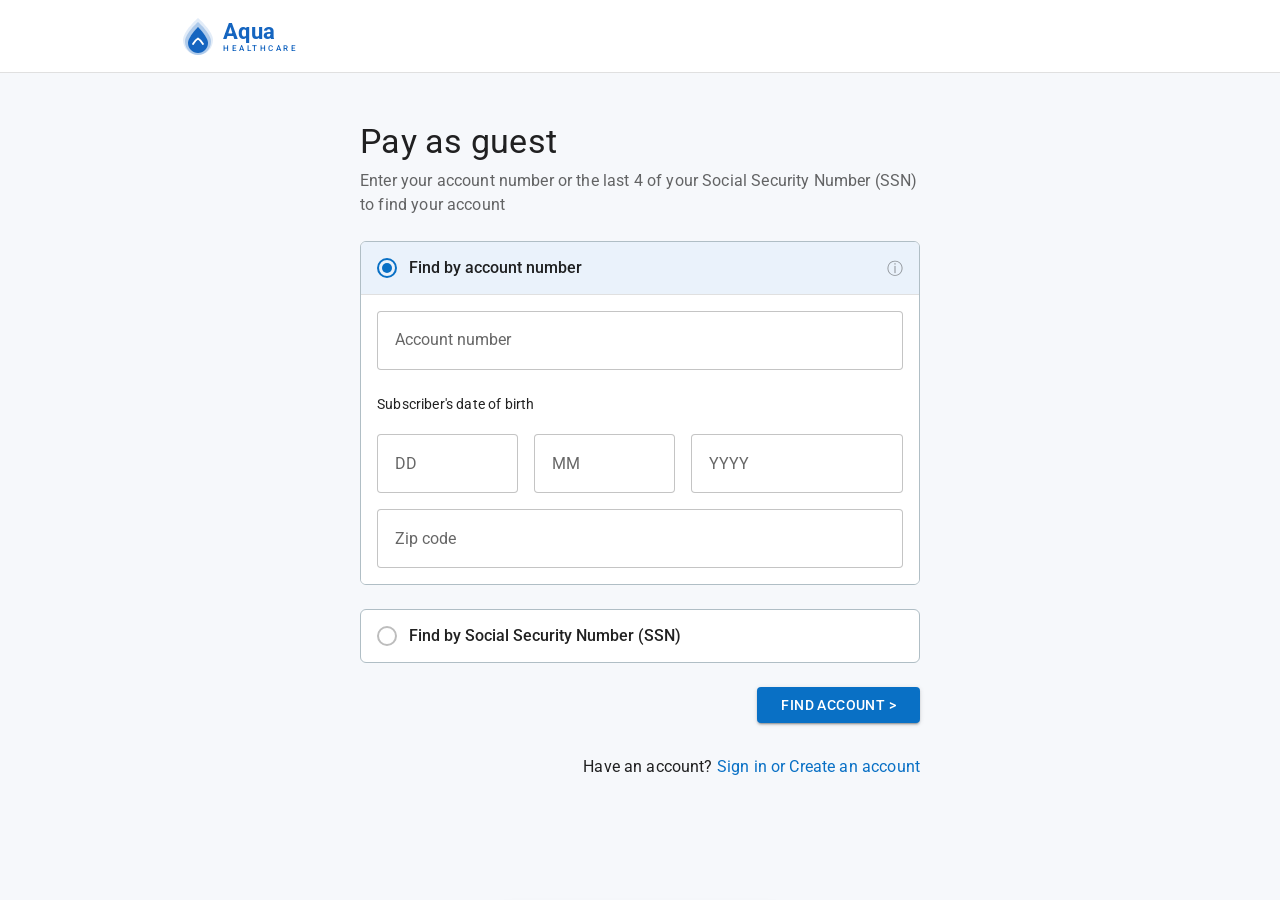
<file: index.html>
<!DOCTYPE html>
<html lang="en">
<head>
  <meta charset="UTF-8" />
  <meta name="viewport" content="width=device-width, initial-scale=1" />
  <title>Aqua Healthcare — Guest Payment</title>
  <link href="https://fonts.googleapis.com/css2?family=Roboto:wght@400;500;700&display=swap" rel="stylesheet" />
  <link href="https://fonts.googleapis.com/icon?family=Material+Icons" rel="stylesheet" />
  <style>
    *, *::before, *::after { box-sizing: border-box; margin: 0; padding: 0; }
    :root {
      --primary: #0970c5; --primary-dark: #0757a0; --bg: #f6f8fb; --white: #ffffff;
      --border-card: #b0bec5; --border-input: rgba(0,0,0,0.23);
      --text-primary: rgba(0,0,0,0.87); --text-secondary: rgba(0,0,0,0.6);
      --text-label: #323a41; --divider: rgba(0,0,0,0.12); --error: #d32f2f;
      --success-green: #388e3c; --success-bg: #e8f5e9;
      --shadow-btn: 0px 1px 5px rgba(0,0,0,0.12),0px 2px 2px rgba(0,0,0,0.14),0px 3px 1px -2px rgba(0,0,0,0.20);
      --radius-card: 6px; --radius-btn: 4px; --font: 'Roboto', sans-serif;
    }
    body { font-family: var(--font); background: var(--bg); color: var(--text-primary); min-height: 100vh; overflow-x: hidden; }
    .header { background: var(--white); height: 73px; border-bottom: 1px solid var(--divider); display: flex; align-items: center; padding: 0 181px; position: sticky; top: 0; z-index: 100; }
    .logo { display: flex; align-items: center; gap: 8px; }
    .logo-text .aqua { font-size: 22px; font-weight: 700; color: #1565C0; display: block; letter-spacing: 0.3px; }
    .logo-text .hc { font-size: 8px; font-weight: 500; color: #1565C0; display: block; letter-spacing: 2.5px; text-transform: uppercase; }
    .screen { display: none; padding: 48px 24px 80px; min-height: calc(100vh - 73px); }
    .screen.active { display: block; }
    .col { width: 560px; margin: 0 auto; display: flex; flex-direction: column; gap: 24px; }
    .page-title { font-size: 34px; font-weight: 400; line-height: 1.235; letter-spacing: 0.25px; color: var(--text-primary); }
    .page-subtitle { font-size: 16px; line-height: 1.5; letter-spacing: 0.15px; color: var(--text-secondary); margin-top: 6px; }
    .section-label { font-size: 20px; font-weight: 500; line-height: 1.6; letter-spacing: 0.15px; color: var(--text-primary); }
    .card { background: var(--white); border: 1px solid var(--border-card); border-radius: var(--radius-card); overflow: hidden; }
    .card-body { padding: 24px; }
    .radio-row { background: var(--white); border: 1px solid var(--border-card); border-radius: var(--radius-card); overflow: hidden; cursor: pointer; }
    .radio-row-header { display: flex; align-items: center; gap: 12px; padding: 14px 16px; transition: background 0.15s; }
    .radio-row.selected .radio-row-header { background: #EAF2FB; }
    .radio-row:hover:not(.selected) .radio-row-header { background: #fafafa; }
    .r-circle { width: 20px; height: 20px; border-radius: 50%; border: 2px solid #bdbdbd; flex-shrink: 0; display: flex; align-items: center; justify-content: center; transition: border-color 0.15s; }
    .radio-row.selected .r-circle { border-color: var(--primary); }
    .r-dot { width: 10px; height: 10px; border-radius: 50%; background: var(--primary); opacity: 0; transition: opacity 0.15s; }
    .radio-row.selected .r-dot { opacity: 1; }
    .r-label { font-size: 16px; line-height: 1.5; font-weight: 500; color: var(--text-primary); flex: 1; }
    .radio-expanded { display: none; flex-direction: column; gap: 16px; padding: 16px; background: var(--white); border-top: 1px solid var(--divider); }
    .radio-expanded.open { display: flex; }
    .badge-row { display: flex; align-items: center; gap: 6px; }
    .badge-visa { font-size: 10px; font-weight: 700; color: #1a1f71; border: 1px solid #e0e0e0; border-radius: 3px; padding: 2px 5px; }
    .badge-mc { position: relative; width: 30px; height: 20px; display: inline-flex; align-items: center; border: 1px solid #e0e0e0; border-radius: 3px; }
    .mc-l { position: absolute; left: 3px; width: 12px; height: 12px; border-radius: 50%; background: #eb001b; top: 50%; transform: translateY(-50%); }
    .mc-r { position: absolute; right: 3px; width: 12px; height: 12px; border-radius: 50%; background: #f79e1b; top: 50%; transform: translateY(-50%); }
    .badge-more { font-size: 10px; color: #757575; background: #f5f5f5; border-radius: 3px; padding: 2px 5px; }
    .bank-mat { color: #616161; font-size: 22px; }
    .mf { position: relative; width: 100%; }
    .mf input, .mf select { width: 100%; padding: 16.5px 14px; font-size: 16px; font-family: var(--font); line-height: 1.5; color: var(--text-primary); border: 1px solid var(--border-input); border-radius: var(--radius-btn); outline: none; background: var(--white); appearance: none; transition: border 0.15s; }
    .mf input:focus, .mf select:focus { border: 2px solid var(--primary); padding: 15.5px 13px; }
    .mf label { position: absolute; left: 14px; top: 50%; transform: translateY(-50%); font-size: 16px; color: var(--text-secondary); pointer-events: none; transition: all 0.15s; background: var(--white); padding: 0 4px; line-height: 1; }
    .mf input:focus + label, .mf input:not(:placeholder-shown) + label, .mf select:focus + label, .mf select.has-val + label { top: 0; font-size: 12px; color: var(--primary); transform: none; }
    .mf input.err { border: 2px solid var(--error); padding: 15.5px 13px; }
    .mf input.err + label, .mf select.err + label { color: var(--error); }
    .mf .ferr { font-size: 12px; color: var(--error); margin-top: 4px; display: none; letter-spacing: 0.4px; line-height: 1.5; padding: 0; vertical-align: baseline; }
    .mf .ferr.show { display: block; }
    .sel-wrap { position: relative; }
    .sel-wrap::after { content: '▾'; position: absolute; right: 14px; top: 50%; transform: translateY(-50%); color: var(--text-secondary); font-size: 13px; pointer-events: none; }
    .frow { display: flex; gap: 16px; }
    .frow .mf { flex: 1; }
    .sum-top { display: flex; justify-content: space-between; align-items: center; padding-bottom: 16px; border-bottom: 1px solid var(--divider); margin-bottom: 12px; }
    .sum-due-label { font-size: 14px; color: var(--text-secondary); }
    .sum-due-amount { font-size: 20px; font-weight: 700; color: var(--text-primary); }
    .sum-row { display: flex; justify-content: space-between; padding: 3px 0; }
    .sum-rlabel { font-size: 12px; color: var(--text-label); }
    .sum-rvalue { font-size: 14px; color: var(--text-primary); }
    .rev-row { display: flex; justify-content: space-between; padding: 3px 0; }
    .rev-rlabel { font-size: 12px; color: var(--text-label); }
    .rev-rvalue { font-size: 14px; color: var(--text-primary); font-weight: 500; }
    .btn { font-family: var(--font); font-size: 14px; font-weight: 500; letter-spacing: 0.4px; text-transform: uppercase; border-radius: var(--radius-btn); padding: 6px 24px; min-height: 36px; cursor: pointer; border: none; display: inline-flex; align-items: center; justify-content: center; gap: 6px; transition: background 0.15s, box-shadow 0.15s; white-space: nowrap; }
    .btn-c { background: var(--primary); color: #fff; box-shadow: var(--shadow-btn); }
    .btn-c:hover { background: var(--primary-dark); }
    .btn-o { background: transparent; color: var(--primary); border: 1px solid var(--primary); }
    .btn-o:hover { background: rgba(9,112,197,0.04); }
    .btn-fw { width: 100%; }
    .btn-text { background: none; border: none; color: var(--primary); font-family: var(--font); font-size: 14px; font-weight: 500; cursor: pointer; padding: 8px 0; text-align: center; width: 100%; }
    .btn-text:hover { text-decoration: underline; }
    .nav-row { display: flex; justify-content: space-between; align-items: center; }
    /* success */
    .success-center { text-align: center; display: flex; flex-direction: column; align-items: center; gap: 8px; margin-bottom: 28px; }
    .check-circle { width: 32px; height: 32px; background: var(--success-green); border-radius: 50%; display: flex; align-items: center; justify-content: center; }
    .check-circle svg { width: 18px; height: 18px; }
    .suc-title { font-size: 34px; font-weight: 400; line-height: 1.235; letter-spacing: 0.25px; color: var(--text-primary); }
    .suc-conf { font-size: 16px; line-height: 1.5; color: var(--text-primary); }
    .suc-conf strong { font-weight: 700; }
    .suc-date { font-size: 16px; line-height: 1.5; color: var(--text-secondary); }
    .pay-det-row { display: flex; justify-content: space-between; padding: 3px 0; }
    .pay-det-lbl { font-size: 12px; color: var(--text-label); }
    .pay-det-val { font-size: 14px; color: var(--text-primary); }
    hr.div { border: none; border-top: 1px solid var(--divider); }
    /* inner summary block */
    .inner-block { border: 1px solid var(--border-card); border-radius: var(--radius-card); padding: 20px; margin-bottom: 16px; }
    .inner-block:last-child { margin-bottom: 0; }
    .inner-label { font-size: 11px; font-weight: 500; letter-spacing: 1px; text-transform: uppercase; color: var(--text-secondary); margin-bottom: 6px; }
    .inner-amount { font-size: 28px; font-weight: 700; color: var(--text-primary); margin-bottom: 2px; }
    .inner-sub { font-size: 13px; color: var(--text-secondary); margin-bottom: 14px; }
    /* next steps */
    .nxt-label { font-size: 12px; font-weight: 400; letter-spacing: 1px; text-transform: uppercase; color: var(--text-primary); padding: 20px 24px 0; }
    .nxt-section { padding: 16px 24px; }
    .nxt-section:not(:last-child) { border-bottom: 1px solid var(--divider); }
    .nxt-title { font-size: 20px; font-weight: 500; color: var(--text-primary); line-height: 1.6; }
    .nxt-body { font-size: 14px; color: var(--text-secondary); line-height: 1.43; margin: 4px 0 14px; }
    /* autopay setup card */
    .ap-setup-header { background: var(--success-green); color: #fff; padding: 20px 24px 16px; }
    .ap-setup-header-title { font-size: 20px; font-weight: 500; margin-bottom: 4px; }
    .ap-setup-header-sub { font-size: 14px; opacity: 0.9; }
    /* enrolled banner */
    .enrolled-banner { background: var(--success-green); border-radius: var(--radius-card); padding: 20px; margin-bottom: 0; }
    .enrolled-banner-label { font-size: 11px; font-weight: 500; letter-spacing: 1px; text-transform: uppercase; color: rgba(255,255,255,0.8); margin-bottom: 6px; }
    .enrolled-banner-title { font-size: 20px; font-weight: 500; color: #fff; margin-bottom: 16px; }
    .enrolled-row { display: flex; justify-content: space-between; padding: 3px 0; }
    .enrolled-lbl { font-size: 12px; color: rgba(255,255,255,0.75); }
    .enrolled-val { font-size: 14px; color: #fff; font-weight: 500; }
    /* snackbar */
    .snackbar { position: fixed; bottom: 24px; left: 50%; transform: translateX(-50%) translateY(80px); background: #f0f7f0; color: #1e4d1e; border: 1px solid #a8d5a8; border-radius: 8px; padding: 14px 20px; font-size: 15px; font-weight: 500; font-family: var(--font); box-shadow: 0 2px 8px rgba(0,0,0,0.10); z-index: 9999; transition: transform 0.25s cubic-bezier(0.4,0,0.2,1); white-space: nowrap; display: flex; align-items: center; gap: 12px; min-width: 280px; }
    .snackbar.show { transform: translateX(-50%) translateY(0); }
    .snackbar-icon { width: 22px; height: 22px; border: 2px solid #2e7d2e; border-radius: 50%; display: flex; align-items: center; justify-content: center; flex-shrink: 0; }
    .snackbar-icon svg { width: 13px; height: 13px; }
    .snackbar-text { flex: 1; }
    .snackbar-close { background: none; border: none; cursor: pointer; color: #1e4d1e; font-size: 18px; line-height: 1; padding: 0 0 0 8px; opacity: 0.7; }
    .snackbar-close:hover { opacity: 1; }
    /* tooltip */
    .acct-tooltip-wrap { position: relative; width: 100%; }
    .acct-tooltip {
      display: none; position: absolute; bottom: calc(100% + 8px); left: 50%;
      transform: translateX(-50%);
      background: rgba(50,50,50,0.92); color: #fff;
      font-size: 12px; font-weight: 400; line-height: 1.5;
      padding: 8px 12px; border-radius: 4px;
      max-width: 280px; width: max-content;
      text-align: center; box-shadow: 0 2px 8px rgba(0,0,0,0.2);
      pointer-events: none; z-index: 999;
    }
    .acct-tooltip.visible { display: block; }
  </style>
</head>
<body>

<!-- HEADER -->
<header class="header">
  <div class="logo">
    <svg width="34" height="40" viewBox="0 0 34 40" fill="none">
      <path d="M17 2C17 2 2 15 2 24C2 32.284 8.716 39 17 39C25.284 39 32 32.284 32 24C32 15 17 2 17 2Z" fill="#1565C0" opacity="0.12"/>
      <path d="M17 6C17 6 4 17.5 4 25.5C4 32.956 9.82 39 17 39C24.18 39 30 32.956 30 25.5C30 17.5 17 6 17 6Z" fill="#1565C0" opacity="0.25"/>
      <path d="M17 11C17 11 7 21 7 27C7 32.523 11.477 37 17 37C22.523 37 27 32.523 27 27C27 21 17 11 17 11Z" fill="#1565C0"/>
      <path d="M12 28C13.8 24.5 17 22.5 17 22.5C17 22.5 20.2 24.5 22 28" stroke="white" stroke-width="1.8" stroke-linecap="round"/>
    </svg>
    <div class="logo-text"><span class="aqua">Aqua</span><span class="hc">Healthcare</span></div>
  </div>
</header>

<!-- ══ SCREEN 1 — PAY AS GUEST ══ -->
<div class="screen active" id="s-find">
  <div class="col">
    <div>
      <h1 class="page-title">Pay as guest</h1>
      <p class="page-subtitle">Enter your account number or the last 4 of your Social Security Number (SSN) to find your account</p>
    </div>

    <!-- Account not found error banner — hidden by default -->
    <div id="find-error-banner" style="display:none;background:#fdecea;border:1px solid #f5c6c2;border-radius:6px;padding:14px 16px;">
      <div style="display:flex;align-items:flex-start;gap:10px;">
        <span class="material-icons" style="font-size:20px;color:#d32f2f;flex-shrink:0;margin-top:1px;">error_outline</span>
        <div>
          <p style="font-size:14px;font-weight:700;color:#d32f2f;margin:0 0 2px 0;">Account not found</p>
          <p style="font-size:14px;font-weight:400;color:#d32f2f;margin:0;" id="find-error-body">
            Check your details and try again, or <a href="#" onclick="selectFind('ssn');document.getElementById('find-error-banner').style.display='none';return false;" style="color:#d32f2f;text-decoration:underline;">search by SSN.</a>
          </p>
        </div>
      </div>
    </div>
    <div class="radio-row selected" id="find-acct-row" onclick="selectFind('acct')">
      <div class="radio-row-header">
        <div class="r-circle"><div class="r-dot"></div></div>
        <span class="r-label">Find by account number</span>
        <span onclick="event.stopPropagation()">
          <span id="info-icon-acct" style="font-size:16px;color:rgba(0,0,0,0.4);cursor:default;margin-left:6px;vertical-align:middle;line-height:1;"
            data-tooltip="Account number can be found on your bill"
            onmouseenter="showHoverTooltip(event,this.dataset.tooltip)"
            onmouseleave="hideHoverTooltip()"
            onmousemove="moveHoverTooltip(event)">ⓘ</span>
        </span>
      </div>
      <div class="radio-expanded open" id="find-acct-fields">
        <div class="mf"><input type="text" id="f-acctnum" placeholder=" " /><label>Account number</label><div class="ferr" id="err-f-acctnum">Account number is required.</div></div>

        <!-- Subscriber's date of birth -->
        <p style="font-size:14px;font-weight:400;line-height:1.43;letter-spacing:0.17px;color:rgba(0,0,0,0.87);margin:8px 0 4px 0;">Subscriber's date of birth</p>
        <div class="frow">
          <div class="mf" style="flex:1;">
            <input type="text" id="f-dob-day" placeholder=" " maxlength="2" inputmode="numeric" />
            <label>DD</label>
            <div class="ferr" id="err-f-dob-day">Required.</div>
          </div>
          <div class="mf" style="flex:1;">
            <input type="text" id="f-dob-month" placeholder=" " maxlength="2" inputmode="numeric" />
            <label>MM</label>
            <div class="ferr" id="err-f-dob-month">Required.</div>
          </div>
          <div class="mf" style="flex:1.5;">
            <input type="text" id="f-dob-year" placeholder=" " maxlength="4" inputmode="numeric" />
            <label>YYYY</label>
            <div class="ferr" id="err-f-dob-year">Required.</div>
          </div>
        </div>

        <div class="mf"><input type="text" id="f-zip" placeholder=" " maxlength="5" /><label>Zip code</label><div class="ferr" id="err-f-zip">Zip code is required.</div></div>
      </div>
    </div>
    <div class="radio-row" id="find-ssn-row" onclick="selectFind('ssn')">
      <div class="radio-row-header"><div class="r-circle"><div class="r-dot"></div></div><span class="r-label">Find by Social Security Number (SSN)</span></div>
      <div class="radio-expanded" id="find-ssn-fields">
        <div class="mf"><input type="text" id="f-ssn" placeholder=" " maxlength="4" /><label>Last 4 of Social Security Number</label><div class="ferr" id="err-f-ssn">SSN is required.</div></div>

        <!-- Subscriber's date of birth -->
        <p style="font-size:14px;font-weight:400;line-height:1.43;letter-spacing:0.17px;color:rgba(0,0,0,0.87);margin:8px 0 4px 0;">Subscriber's date of birth</p>
        <div class="frow">
          <div class="mf" style="flex:1;">
            <input type="text" id="f-ssn-dob-day" placeholder=" " maxlength="2" inputmode="numeric" />
            <label>DD</label>
            <div class="ferr" id="err-f-ssn-dob-day">Required.</div>
          </div>
          <div class="mf" style="flex:1;">
            <input type="text" id="f-ssn-dob-month" placeholder=" " maxlength="2" inputmode="numeric" />
            <label>MM</label>
            <div class="ferr" id="err-f-ssn-dob-month">Required.</div>
          </div>
          <div class="mf" style="flex:1.5;">
            <input type="text" id="f-ssn-dob-year" placeholder=" " maxlength="4" inputmode="numeric" />
            <label>YYYY</label>
            <div class="ferr" id="err-f-ssn-dob-year">Required.</div>
          </div>
        </div>

        <div class="mf"><input type="text" id="f-ssn-zip" placeholder=" " maxlength="5" /><label>Zip code</label><div class="ferr" id="err-f-ssn-zip">Zip code is required.</div></div>
      </div>
    </div>
    <div class="nav-row">
      <button class="btn btn-o" style="visibility:hidden">&lt; BACK</button>
      <button class="btn btn-c" onclick="submitFind()">FIND ACCOUNT &gt;</button>
    </div>
    <div style="position:relative;text-align:right;margin-top:8px;">
      <div class="acct-tooltip" id="tooltip-signin">When the member clicks on this button, they will be re-directed to the provider's login screen.</div>
      <span style="font-size:16px;font-weight:400;line-height:1.5;letter-spacing:0.15px;color:rgba(0,0,0,0.87);">Have an account? </span><a href="#"
        data-tooltip="When the member clicks on this button, they will be re-directed to the provider's login screen."
        onclick="showTooltip('tooltip-signin', event); return false;"
        onmouseenter="showHoverTooltip(event, this.dataset.tooltip)"
        onmouseleave="hideHoverTooltip()"
        onmousemove="moveHoverTooltip(event)"
        style="font-size:16px;font-weight:400;line-height:1.5;letter-spacing:0.15px;color:#0970c5;text-decoration:none;">Sign in or Create an account</a>
    </div>
  </div>
</div>

<!-- ══ SCREEN 2 — MAKE A PAYMENT ══ -->
<div class="screen" id="s-payment">
  <div class="col">
    <h1 class="page-title">Make a payment</h1>
    <div class="card">
      <div class="card-body">
        <div class="sum-top"><span style="font-size:16px;font-weight:700;line-height:1.5;letter-spacing:0.15px;color:rgba(0,0,0,0.87);">Total due by 02/25/2026</span><span class="sum-due-amount">$127.50</span></div>
        <div class="sum-row"><span class="sum-rlabel">Subscriber</span><span class="sum-rvalue" id="pay-subscriber">Lily Allen</span></div>
        <div class="sum-row"><span class="sum-rlabel">Account Number</span><span class="sum-rvalue" id="pay-acctnum">192829918</span></div>
      </div>
    </div>
    <div class="section-label">Choose payment amount</div>
    <div class="card" style="padding:0;overflow:hidden;">
      <div class="radio-row" id="amt-total-row" onclick="selectAmount('total')" style="border:none;border-radius:0;border-bottom:1px solid var(--border-card);">
        <div class="radio-row-header"><div class="r-circle"><div class="r-dot"></div></div><span class="r-label">$127.50 (total due)</span></div>
      </div>
      <div class="radio-row" id="amt-custom-row" onclick="selectAmount('custom')" style="border:none;border-radius:0;">
        <div class="radio-row-header"><div class="r-circle"><div class="r-dot"></div></div><span class="r-label">Custom amount</span></div>
        <div class="radio-expanded" id="amt-custom-fields">
          <div class="mf" style="max-width:200px"><input type="text" id="custom-amt" placeholder=" " /><label>Custom amount</label><div class="ferr" id="err-custom-amt">Amount is required.</div></div>
        </div>
      </div>
    </div>
    <div class="section-label">Enter payment details</div>
    <div class="radio-row selected" id="pay-card-row" onclick="selectPayMethod('card')">
      <div class="radio-row-header">
        <div class="r-circle"><div class="r-dot"></div></div>
        <span class="r-label">Debit or Credit Card</span>
        <div class="badge-row"><span class="badge-visa">VISA</span><span class="badge-mc"><span class="mc-l"></span><span class="mc-r"></span></span><span class="badge-more">+5</span></div>
      </div>
      <div class="radio-expanded open" id="card-fields">
        <div class="mf"><input type="text" id="card-num" placeholder=" " maxlength="19" /><label>Card Number</label><div class="ferr" id="err-card-num">Card number is required.</div></div>
        <div class="frow">
          <div class="mf"><input type="text" id="card-exp" placeholder=" " maxlength="5" /><label>Expiration (MM/YY)</label><div class="ferr" id="err-card-exp">Expiration is required.</div></div>
          <div class="mf"><input type="text" id="card-cvv" placeholder=" " maxlength="4" /><label>CVV</label><div class="ferr" id="err-card-cvv">CVV is required.</div></div>
        </div>
        <div class="mf"><input type="text" id="card-name" placeholder=" " /><label>Name on card</label><div class="ferr" id="err-card-name">Name on card is required.</div></div>
      </div>
    </div>
    <div class="radio-row" id="pay-bank-row" onclick="selectPayMethod('bank')">
      <div class="radio-row-header">
        <div class="r-circle"><div class="r-dot"></div></div>
        <span class="r-label">Bank account</span>
        <span class="material-icons bank-mat">account_balance</span>
      </div>
      <div class="radio-expanded" id="bank-fields">
        <p style="font-size:11px;font-weight:500;letter-spacing:1px;text-transform:uppercase;color:var(--text-secondary);margin-bottom:4px;">Bank account</p>
        <div class="mf sel-wrap">
          <select id="bank-type"><option value="" disabled selected>Select</option><option value="Checking">Checking</option><option value="Savings">Savings</option></select>
          <label>Account Type *</label><div class="ferr" id="err-bank-type">Account type is required.</div>
        </div>
        <div class="frow">
          <div class="mf"><input type="text" id="bank-acct-num" placeholder=" " /><label>Account Number</label><div class="ferr" id="err-bank-acct-num">Account number is required.</div></div>
          <div class="mf"><input type="text" id="confirm-acct" placeholder=" " /><label>Confirm Account Number</label><div class="ferr" id="err-confirm-acct">Must match account number.</div></div>
        </div>
        <div class="frow">
          <div class="mf"><input type="text" id="routing-num" placeholder=" " /><label>Routing Number</label><div class="ferr" id="err-routing-num">Routing number is required.</div></div>
          <div class="mf"><input type="text" id="confirm-routing" placeholder=" " /><label>Confirm Routing Number</label><div class="ferr" id="err-confirm-routing">Must match routing number.</div></div>
        </div>
        <p style="font-size:11px;font-weight:500;letter-spacing:1px;text-transform:uppercase;color:var(--text-secondary);margin-top:8px;margin-bottom:4px;">Billing address</p>
        <div class="frow">
          <div class="mf"><input type="text" id="bank-addr1" placeholder=" " /><label>Address 1</label><div class="ferr" id="err-bank-addr1">Address is required.</div></div>
          <div class="mf"><input type="text" id="bank-addr2" placeholder=" " /><label>Address 2</label></div>
        </div>
        <div class="frow">
          <div class="mf" style="flex:2"><input type="text" id="bank-city" placeholder=" " /><label>City</label><div class="ferr" id="err-bank-city">City is required.</div></div>
          <div class="mf sel-wrap" style="flex:1">
            <select id="bank-state">
              <option value="" disabled selected>Select</option>
              <option>AL</option><option>AK</option><option>AZ</option><option>AR</option><option>CA</option><option>CO</option><option>CT</option><option>DE</option><option>FL</option><option>GA</option><option>HI</option><option>ID</option><option>IL</option><option>IN</option><option>IA</option><option>KS</option><option>KY</option><option>LA</option><option>ME</option><option>MD</option><option>MA</option><option>MI</option><option>MN</option><option>MS</option><option>MO</option><option>MT</option><option>NE</option><option>NV</option><option>NH</option><option>NJ</option><option>NM</option><option>NY</option><option>NC</option><option>ND</option><option>OH</option><option>OK</option><option>OR</option><option>PA</option><option>RI</option><option>SC</option><option>SD</option><option>TN</option><option>TX</option><option>UT</option><option>VT</option><option>VA</option><option>WA</option><option>WV</option><option>WI</option><option>WY</option>
            </select>
            <label>State</label><div class="ferr" id="err-bank-state">State is required.</div>
          </div>
          <div class="mf" style="flex:1"><input type="text" id="bank-zip" placeholder=" " maxlength="5" /><label>Zipcode</label><div class="ferr" id="err-bank-zip">Zip code is required.</div></div>
        </div>

        <!-- AutoPay opt-in checkbox -->
        <div style="display:flex;align-items:flex-start;gap:10px;background:#fff;border:1px solid var(--border-card);border-radius:var(--radius-card);padding:14px 16px;margin-top:8px;">
          <input type="checkbox" id="wants-autopay" onchange="S.wantsAutopay = this.checked;" style="margin-top:2px;flex-shrink:0;width:16px;height:16px;accent-color:#0970c5;cursor:pointer;" />
          <label for="wants-autopay" style="cursor:pointer;">
            <p style="font-size:14px;font-weight:500;color:rgba(0,0,0,0.87);margin:0 0 2px 0;">Save for AutoPay</p>
            <p style="font-size:12px;color:rgba(0,0,0,0.6);line-height:1.5;margin:0;">After this payment, you can review and confirm your AutoPay details</p>
          </label>
        </div>

      </div>
    </div>
    <div class="nav-row">
      <button class="btn btn-o" onclick="goTo('s-find')">&lt; BACK</button>
      <button class="btn btn-c" onclick="submitPayment()">REVIEW PAYMENT &gt;</button>
    </div>
  </div>
</div>

<!-- ══ SCREEN 3 — REVIEW PAYMENT ══ -->
<div class="screen" id="s-review">
  <div class="col">
    <div>
      <h1 class="page-title">Review payment</h1>
      <p class="page-subtitle">Confirm your details before submitting.</p>
    </div>
    <div class="card">
      <div class="card-body">

        <!-- TOTAL row -->
        <div style="display:flex;justify-content:space-between;align-items:center;margin-bottom:20px;">
          <span style="font-size:12px;font-weight:400;letter-spacing:1px;text-transform:uppercase;color:#323a41;line-height:2.66;">TOTAL</span>
          <span style="font-size:34px;font-weight:700;letter-spacing:0.25px;color:rgba(0,0,0,0.87);line-height:1.235;" id="rev-amt">$100.00</span>
        </div>
        <hr class="div" style="margin:0 0 20px 0;" />

        <!-- Detail rows -->
        <div class="rev-row"><span class="rev-rlabel">Subscriber</span><span class="rev-rvalue" id="rev-sub">Lily Allen</span></div>
        <div class="rev-row"><span class="rev-rlabel">Account Number</span><span class="rev-rvalue" id="rev-acct">192829918</span></div>
        <div class="rev-row"><span class="rev-rlabel">Payment method</span><span class="rev-rvalue" id="rev-method">Checking ****4242</span></div>

        <!-- Centered EDIT link -->
        <div style="text-align:center;margin-top:20px;">
          <button onclick="goTo('s-payment');clearPayFields();" style="background:none;border:none;cursor:pointer;color:#0970c5;font-size:14px;font-weight:500;font-family:var(--font);letter-spacing:0.4px;display:inline-flex;align-items:center;gap:4px;padding:0;text-transform:uppercase;">
            <span class="material-icons" style="font-size:16px;">edit</span> EDIT
          </button>
        </div>

      </div>
    </div>
    <div class="nav-row">
      <button class="btn btn-o" onclick="goTo('s-payment');clearPayFields();">&lt; BACK</button>
      <button class="btn btn-c" onclick="submitReview()">MAKE PAYMENT <span class="material-icons" style="font-size:18px;line-height:1;">lock</span></button>
    </div>
  </div>
</div>

<!-- ══ SCREEN 4 — PAYMENT SUCCESS ══ -->
<div class="screen" id="s-success">
  <div class="col">

    <!-- CARD 1 — Payment confirmation -->
    <div style="background:#fff;border:1px solid #b0bec5;border-radius:6px;overflow:hidden;border-top:8px solid #388e3c;">
      <div style="padding:24px 32px;display:flex;flex-direction:column;gap:20px;">

        <!-- Card header: check + heading/date LEFT, amount/label RIGHT -->
        <div style="display:flex;justify-content:space-between;align-items:flex-start;gap:16px;">
          <div style="display:flex;align-items:flex-start;gap:12px;">
            <div class="check-circle" style="flex-shrink:0;margin-top:2px;"><svg viewBox="0 0 24 24" fill="white"><path d="M9 16.17L4.83 12l-1.42 1.41L9 19 21 7l-1.41-1.41z"/></svg></div>
            <div>
              <p style="font-size:24px;font-weight:400;line-height:1.333;color:rgba(0,0,0,0.87);margin:0 0 2px 0;">Payment successful</p>
              <p style="font-size:14px;font-weight:400;line-height:1.43;color:rgba(0,0,0,0.6);margin:0;" id="suc-date">April 2, 2026 at 2:34PM</p>
            </div>
          </div>
          <div style="text-align:right;flex-shrink:0;">
            <p style="font-size:34px;font-weight:700;letter-spacing:0.25px;color:rgba(0,0,0,0.87);line-height:1.235;margin:0;" id="suc-amt">$100.00</p>
            <p style="font-size:12px;font-weight:400;letter-spacing:1px;text-transform:uppercase;color:rgba(0,0,0,0.6);margin:0;">TOTAL</p>
          </div>
        </div>

        <!-- Detail rows -->
        <div>
          <hr style="border:none;border-top:1px solid rgba(0,0,0,0.12);margin:0 0 12px 0;" />
        <div style="display:flex;justify-content:space-between;align-items:center;padding:4px 0;"><span style="font-size:12px;color:rgba(0,0,0,0.6);letter-spacing:0.15px;">Confirmation</span><span style="font-size:14px;color:rgba(0,0,0,0.87);letter-spacing:0.17px;" id="suc-conf-num">PMF-3891-2038</span></div>
        <div style="display:flex;justify-content:space-between;align-items:center;padding:4px 0;"><span style="font-size:12px;color:rgba(0,0,0,0.6);letter-spacing:0.15px;">Subscriber</span><span style="font-size:14px;color:rgba(0,0,0,0.87);letter-spacing:0.17px;" id="suc-sub">Lily Allen</span></div>
        <div style="display:flex;justify-content:space-between;align-items:center;padding:4px 0;"><span style="font-size:12px;color:rgba(0,0,0,0.6);letter-spacing:0.15px;">Account Number</span><span style="font-size:14px;color:rgba(0,0,0,0.87);letter-spacing:0.17px;" id="suc-acct">192829918</span></div>
        <div style="display:flex;justify-content:space-between;align-items:center;padding:4px 0;"><span style="font-size:12px;color:rgba(0,0,0,0.6);letter-spacing:0.15px;">Payment method</span><span style="font-size:14px;color:rgba(0,0,0,0.87);letter-spacing:0.17px;" id="suc-method">Checking &#8226;&#8226;&#8226;&#8226;&#8226;&#8226;&#8226;&#8226;7890</span></div>
        </div>

        <!-- Email receipt: bold heading + sub + input/button row -->
        <div style="display:flex;flex-direction:column;gap:10px;">
          <div>
            <p style="font-size:14px;font-weight:700;line-height:1.43;color:rgba(0,0,0,0.87);margin:0 0 2px 0;">Email your receipt</p>
            <p style="font-size:14px;font-weight:400;line-height:1.43;color:rgba(0,0,0,0.6);margin:0;">We&#39;ll send your payment confirmation to your inbox.</p>
          </div>
          <div style="display:flex;gap:12px;align-items:flex-start;">
            <div class="mf" style="flex:1;margin:0;">
              <input type="email" id="receipt-email" placeholder=" " />
              <label>Enter email</label>
              <div class="ferr" id="err-receipt">A valid email is required.</div>
            </div>
            <button onclick="sendReceipt()" style="height:56px;padding:0 16px;background:transparent;border:1px solid #0970c5;border-radius:4px;color:#0970c5;font-family:var(--font);font-size:14px;font-weight:500;letter-spacing:0.4px;text-transform:uppercase;cursor:pointer;white-space:nowrap;flex-shrink:0;">
              SEND RECEIPT
            </button>
          </div>
        </div>

      </div>
    </div>

    <!-- CARD 2 — Complete AutoPay Setup (bank + wantsAutopay only) -->
    <div id="suc-autopay-card" style="display:none;background:#fff;border:1px solid #b0bec5;border-radius:6px;overflow:hidden;border-top:8px solid #0970c5;">
      <div style="padding:24px 32px;display:flex;flex-direction:column;gap:20px;">

        <!-- Header: no check circle -->
        <div>
          <p style="font-size:24px;font-weight:400;line-height:1.333;color:rgba(0,0,0,0.87);margin:0 0 4px 0;">Complete AutoPay Setup</p>
          <p style="font-size:14px;font-weight:400;line-height:1.43;color:rgba(0,0,0,0.6);margin:0;">Have your payment withdrawn automatically each month.</p>
        </div>

        <!-- Summary rows with dividers between each -->
        <div>
          <div style="display:flex;justify-content:space-between;align-items:center;padding:12px 0;border-bottom:1px solid rgba(0,0,0,0.12);">
            <span style="font-size:12px;color:rgba(0,0,0,0.6);letter-spacing:0.15px;">Estimated monthly premium</span>
            <span style="display:flex;align-items:center;gap:6px;font-size:20px;font-weight:700;color:rgba(0,0,0,0.87);" id="ap-sum-premium">$127.50
              <span style="position:relative;display:inline-flex;align-items:center;">
                <span class="material-icons" style="font-size:18px;color:#0970c5;cursor:default;"
                  data-tooltip="Amount may vary if your plan changes or a partial payment is made. You&#39;ll be notified of any updates."
                  onmouseenter="showHoverTooltip(event,this.dataset.tooltip)"
                  onmouseleave="hideHoverTooltip()"
                  onmousemove="moveHoverTooltip(event)">help_outline</span>
              </span>
            </span>
          </div>
          <div style="display:flex;justify-content:space-between;align-items:center;padding:12px 0;border-bottom:1px solid rgba(0,0,0,0.12);">
            <span style="font-size:12px;color:rgba(0,0,0,0.6);letter-spacing:0.15px;">Pay to</span>
            <span style="font-size:20px;font-weight:700;color:rgba(0,0,0,0.87);">Aqua Health</span>
          </div>
          <div style="display:flex;justify-content:space-between;align-items:center;padding:12px 0;border-bottom:1px solid rgba(0,0,0,0.12);">
            <span style="font-size:12px;color:rgba(0,0,0,0.6);letter-spacing:0.15px;">Payment method</span>
            <span style="font-size:20px;font-weight:700;color:rgba(0,0,0,0.87);" id="ap-sum-method">Checking &#8226;&#8226;&#8226;&#8226;&#8226;&#8226;&#8226;&#8226;7890</span>
          </div>
          <div style="display:flex;justify-content:space-between;align-items:center;padding:12px 0;border-bottom:1px solid rgba(0,0,0,0.12);">
            <span style="font-size:12px;color:rgba(0,0,0,0.6);letter-spacing:0.15px;">Payment date</span>
            <span style="font-size:20px;font-weight:700;color:rgba(0,0,0,0.87);" id="ap-sum-paydate">&#8212;</span>
          </div>
          <div style="display:flex;justify-content:space-between;align-items:center;padding:12px 0;">
            <span style="font-size:12px;color:rgba(0,0,0,0.6);letter-spacing:0.15px;">First scheduled payment</span>
            <span style="font-size:20px;font-weight:700;color:rgba(0,0,0,0.87);" id="ap-sum-firstpay">&#8212;</span>
          </div>
        </div>

        <!-- Payment Date dropdown -->
        <div class="mf sel-wrap">
          <select id="ap-pay-day" onchange="updateFirstPayDate()"><option value="" disabled selected>Select day</option></select>
          <label>Payment Date</label>
          <div class="ferr" id="err-ap-pay-day">Please select a payment date.</div>
        </div>

        <!-- Email optional -->
        <div class="mf">
          <input type="email" id="ap-email" placeholder=" " />
          <label>Email (optional)</label>
        </div>

        <!-- Checkbox + legal -->
        <div style="display:flex;align-items:flex-start;gap:10px;">
          <input type="checkbox" id="ap-auth-check" style="margin-top:3px;flex-shrink:0;width:16px;height:16px;accent-color:#0970c5;cursor:pointer;" />
          <label for="ap-auth-check" style="font-size:12px;color:rgba(0,0,0,0.6);line-height:1.5;cursor:pointer;">
            I agree to the autopay draft date and amount. Payment will be automatically withdrawn from your account on the scheduled date. You can cancel anytime.
          </label>
        </div>

        <!-- SETUP AUTOPAY -->
        <button onclick="confirmAutopay()" style="width:100%;height:44px;background:#0970c5;border:none;border-radius:4px;color:#fff;font-family:var(--font);font-size:14px;font-weight:500;letter-spacing:0.4px;text-transform:uppercase;cursor:pointer;box-shadow:0px 1px 5px rgba(0,0,0,0.12),0px 2px 2px rgba(0,0,0,0.14),0px 3px 1px -2px rgba(0,0,0,0.20);display:flex;align-items:center;justify-content:center;gap:6px;">
          SETUP AUTOPAY <span class="material-icons" style="font-size:16px;">chevron_right</span>
        </button>

      </div>
    </div>

    <!-- CARD 3 — Create an account -->
    <div style="background:#fff;border:1px solid #b0bec5;border-radius:6px;overflow:hidden;">
      <div style="padding:24px 32px;display:flex;flex-direction:column;gap:16px;">
        <div>
          <p style="font-size:24px;font-weight:400;line-height:1.333;color:rgba(0,0,0,0.87);margin:0 0 6px 0;">Create an account</p>
          <p style="font-size:14px;font-weight:400;line-height:1.43;color:rgba(0,0,0,0.6);margin:0;" id="suc-next-body">Sign in to manage AutoPay, download invoices, and sign up for paperless billing.</p>
        </div>
        <div style="display:flex;flex-direction:column;gap:8px;">
          <div class="acct-tooltip-wrap">
            <div class="acct-tooltip" id="tooltip-suc">When the member clicks on this button, they will be re-directed to the provider&#39;s login screen.</div>
            <button onclick="showTooltip('tooltip-suc', event)" style="width:100%;height:44px;background:#0970c5;border:none;border-radius:4px;color:#fff;font-family:var(--font);font-size:14px;font-weight:500;letter-spacing:0.4px;text-transform:uppercase;cursor:pointer;box-shadow:0px 1px 5px rgba(0,0,0,0.12),0px 2px 2px rgba(0,0,0,0.14),0px 3px 1px -2px rgba(0,0,0,0.20);">
              CREATE AN ACCOUNT
            </button>
          </div>
          <div class="acct-tooltip-wrap">
            <div class="acct-tooltip" id="tooltip-signin-suc">When the member clicks on this button, they will be re-directed to the provider&#39;s login screen.</div>
            <button onclick="showTooltip('tooltip-signin-suc', event)" style="width:100%;height:44px;background:transparent;border:1px solid #0970c5;border-radius:4px;color:#0970c5;font-family:var(--font);font-size:14px;font-weight:500;letter-spacing:0.4px;text-transform:uppercase;cursor:pointer;">
              SIGN IN
            </button>
          </div>
        </div>
      </div>
    </div>

  </div>
</div>

<!-- ══ SCREEN 5 — ENROLLED IN AUTOPAY ══ -->
<div class="screen" id="s-enrolled">
  <div class="col">

    <!-- CARD 1 — Payment successful (collapsible) -->
    <div style="background:#fff;border:1px solid #b0bec5;border-radius:6px;overflow:hidden;border-top:8px solid #388e3c;">
      <div style="padding:24px 32px;">

        <!-- Always-visible summary — exact same styling as s-success Card 1 -->
        <div style="display:flex;justify-content:space-between;align-items:flex-start;gap:16px;">
          <div style="display:flex;align-items:flex-start;gap:12px;">
            <div class="check-circle" style="flex-shrink:0;margin-top:2px;"><svg viewBox="0 0 24 24" fill="white"><path d="M9 16.17L4.83 12l-1.42 1.41L9 19 21 7l-1.41-1.41z"/></svg></div>
            <div>
              <p style="font-size:24px;font-weight:400;line-height:1.333;color:rgba(0,0,0,0.87);margin:0 0 2px 0;">Payment successful</p>
              <p style="font-size:14px;font-weight:400;line-height:1.43;color:rgba(0,0,0,0.6);margin:0;" id="enr-date">April 2, 2026 at 2:34PM</p>
            </div>
          </div>
          <div style="text-align:right;flex-shrink:0;">
            <p style="font-size:34px;font-weight:700;letter-spacing:0.25px;color:rgba(0,0,0,0.87);line-height:1.235;margin:0;" id="enr-amt">$100.00</p>
            <p style="font-size:12px;font-weight:400;letter-spacing:1px;text-transform:uppercase;color:rgba(0,0,0,0.6);margin:0;">TOTAL</p>
          </div>
        </div>

        <!-- Divider -->
        <hr style="border:none;border-top:1px solid rgba(0,0,0,0.12);margin:16px 0 0 0;" />

        <!-- View/Hide details toggle row -->
        <button onclick="(function(){
          var d=document.getElementById('enr-card1-details');
          var l=document.getElementById('enr-toggle-label');
          var i=document.getElementById('enr-toggle-icon');
          var expanded = d.style.display!=='none';
          d.style.display = expanded ? 'none' : 'block';
          l.textContent = expanded ? 'View details' : 'Hide details';
          i.textContent = expanded ? 'expand_more' : 'expand_less';
        })()" style="width:100%;display:flex;justify-content:space-between;align-items:center;background:none;border:none;padding:12px 0 0 0;cursor:pointer;font-family:var(--font);">
          <span id="enr-toggle-label" style="font-size:14px;font-weight:400;color:#0970c5;">View details</span>
          <span id="enr-toggle-icon" class="material-icons" style="font-size:20px;color:rgba(0,0,0,0.54);">expand_more</span>
        </button>

        <!-- Expandable detail content — hidden by default -->
        <div id="enr-card1-details" style="display:none;">
          <hr style="border:none;border-top:1px solid rgba(0,0,0,0.12);margin:12px 0;" />
          <div style="display:flex;justify-content:space-between;padding:3px 0;"><span style="font-size:12px;color:rgba(0,0,0,0.6);letter-spacing:0.15px;">Confirmation</span><span style="font-size:14px;color:rgba(0,0,0,0.87);letter-spacing:0.17px;" id="enr-conf-num">PMF-3928-2938</span></div>
          <div style="display:flex;justify-content:space-between;padding:3px 0;"><span style="font-size:12px;color:rgba(0,0,0,0.6);letter-spacing:0.15px;">Subscriber</span><span style="font-size:14px;color:rgba(0,0,0,0.87);letter-spacing:0.17px;" id="enr-sub">Lily Allen</span></div>
          <div style="display:flex;justify-content:space-between;padding:3px 0;"><span style="font-size:12px;color:rgba(0,0,0,0.6);letter-spacing:0.15px;">Account</span><span style="font-size:14px;color:rgba(0,0,0,0.87);letter-spacing:0.17px;" id="enr-acct">192829918</span></div>
          <div style="display:flex;justify-content:space-between;padding:3px 0;align-items:center;"><span style="font-size:12px;color:rgba(0,0,0,0.6);letter-spacing:0.15px;">Payment</span><span style="font-size:14px;color:rgba(0,0,0,0.87);letter-spacing:0.17px;display:flex;align-items:center;gap:6px;"><span class="material-icons" style="font-size:16px;color:rgba(0,0,0,0.4);">credit_card</span><span id="enr-method">Checking ···7890</span></span></div>

          <!-- Email receipt -->
          <div style="margin-top:16px;display:flex;flex-direction:column;gap:10px;">
            <div>
              <p style="font-size:14px;font-weight:700;line-height:1.43;color:rgba(0,0,0,0.87);margin:0 0 2px 0;">Email your receipt</p>
              <p style="font-size:14px;font-weight:400;line-height:1.43;color:rgba(0,0,0,0.6);margin:0;">We'll send your payment confirmation to your inbox.</p>
            </div>
            <div style="display:flex;gap:12px;align-items:flex-start;">
              <div class="mf" style="flex:1;margin:0;">
                <input type="email" id="enr-receipt-email" placeholder=" " />
                <label>Enter email</label>
              </div>
              <button onclick="sendReceipt()" style="height:56px;padding:0 16px;background:transparent;border:1px solid #0970c5;border-radius:4px;color:#0970c5;font-family:var(--font);font-size:14px;font-weight:500;letter-spacing:0.4px;text-transform:uppercase;cursor:pointer;white-space:nowrap;flex-shrink:0;">
                SEND RECEIPT
              </button>
            </div>
          </div>
        </div>

      </div>
    </div>

    <!-- CARD 2 — Enrolled in AutoPay -->
    <div style="background:#fff;border:1px solid #b0bec5;border-radius:6px;overflow:hidden;border-top:8px solid #388e3c;">
      <div style="padding:24px 32px;display:flex;flex-direction:column;gap:20px;">

        <!-- Card header: check + heading/date LEFT, amount/label RIGHT -->
        <div style="display:flex;justify-content:space-between;align-items:flex-start;gap:16px;">
          <div style="display:flex;align-items:flex-start;gap:12px;">
            <div class="check-circle" style="flex-shrink:0;margin-top:2px;"><svg viewBox="0 0 24 24" fill="white"><path d="M9 16.17L4.83 12l-1.42 1.41L9 19 21 7l-1.41-1.41z"/></svg></div>
            <div>
              <p style="font-size:24px;font-weight:400;line-height:1.333;color:rgba(0,0,0,0.87);margin:0 0 2px 0;">Enrolled in AutoPay</p>
              <p style="font-size:14px;font-weight:400;line-height:1.43;color:rgba(0,0,0,0.6);margin:0;" id="enr-date2">April 2, 2026 at 2:34PM</p>
            </div>
          </div>
          <div style="text-align:right;flex-shrink:0;">
            <p style="font-size:34px;font-weight:700;letter-spacing:0.25px;color:rgba(0,0,0,0.87);line-height:1.235;margin:0;" id="enr-amt-ap">127.50</p>
            <p style="font-size:12px;font-weight:400;letter-spacing:1px;text-transform:uppercase;color:rgba(0,0,0,0.6);margin:0;">ESTIMATED MONTHLY TOTAL</p>
          </div>
        </div>

        <!-- Detail rows -->
        <div>
          <hr style="border:none;border-top:1px solid rgba(0,0,0,0.12);margin:0 0 12px 0;" />
        <div style="display:flex;justify-content:space-between;align-items:center;padding:4px 0;"><span style="font-size:12px;color:rgba(0,0,0,0.6);letter-spacing:0.15px;">Pay to</span><span style="font-size:14px;color:rgba(0,0,0,0.87);letter-spacing:0.17px;">Aqua Healthcare</span></div>
        <div style="display:flex;justify-content:space-between;align-items:center;padding:4px 0;"><span style="font-size:12px;color:rgba(0,0,0,0.6);letter-spacing:0.15px;">Payment method</span><span style="font-size:14px;color:rgba(0,0,0,0.87);letter-spacing:0.17px;" id="enr-ap-method">Checking ****4242</span></div>
        <div style="display:flex;justify-content:space-between;align-items:center;padding:4px 0;"><span style="font-size:12px;color:rgba(0,0,0,0.6);letter-spacing:0.15px;">Payment date</span><span style="font-size:14px;color:rgba(0,0,0,0.87);letter-spacing:0.17px;" id="enr-ap-paydate">15th of each month</span></div>
        <div style="display:flex;justify-content:space-between;align-items:center;padding:4px 0;"><span style="font-size:12px;color:rgba(0,0,0,0.6);letter-spacing:0.15px;">First scheduled payment</span><span style="font-size:14px;color:rgba(0,0,0,0.87);letter-spacing:0.17px;" id="enr-ap-nextpay">5/15/2026</span></div>
        <div style="display:flex;justify-content:space-between;align-items:center;padding:4px 0;"><span style="font-size:12px;color:rgba(0,0,0,0.6);letter-spacing:0.15px;">Email</span><span style="font-size:14px;color:rgba(0,0,0,0.87);letter-spacing:0.17px;" id="enr-ap-email">&#8212;</span></div>
        </div>

      </div>
    </div>

    <!-- CARD 3 — Create an account -->
    <div style="background:#fff;border:1px solid #b0bec5;border-radius:6px;overflow:hidden;">
      <div style="padding:24px 32px;display:flex;flex-direction:column;gap:16px;">
        <div>
          <p style="font-size:24px;font-weight:400;line-height:1.333;color:rgba(0,0,0,0.87);margin:0 0 6px 0;">Create an account</p>
          <p style="font-size:14px;font-weight:400;line-height:1.43;color:rgba(0,0,0,0.6);margin:0;">Sign in to manage AutoPay, download invoices, and sign up for paperless billing.</p>
        </div>
        <div style="display:flex;flex-direction:column;gap:8px;">
          <div class="acct-tooltip-wrap">
            <div class="acct-tooltip" id="tooltip-enr">When the member clicks on this button, they will be re-directed to the provider&#39;s login screen.</div>
            <button onclick="showTooltip('tooltip-enr', event)" style="width:100%;height:44px;background:#0970c5;border:none;border-radius:4px;color:#fff;font-family:var(--font);font-size:14px;font-weight:500;letter-spacing:0.4px;text-transform:uppercase;cursor:pointer;box-shadow:0px 1px 5px rgba(0,0,0,0.12),0px 2px 2px rgba(0,0,0,0.14),0px 3px 1px -2px rgba(0,0,0,0.20);">
              CREATE AN ACCOUNT
            </button>
          </div>
          <div class="acct-tooltip-wrap">
            <div class="acct-tooltip" id="tooltip-signin-enr">When the member clicks on this button, they will be re-directed to the provider&#39;s login screen.</div>
            <button onclick="showTooltip('tooltip-signin-enr', event)" style="width:100%;height:44px;background:transparent;border:1px solid #0970c5;border-radius:4px;color:#0970c5;font-family:var(--font);font-size:14px;font-weight:500;letter-spacing:0.4px;text-transform:uppercase;cursor:pointer;">
              SIGN IN
            </button>
          </div>
        </div>
      </div>
    </div>

  </div>
</div>

<!-- ══ SCREEN 6 — CREATE ACCOUNT ══ -->
<div class="screen" id="s-account">
  <div class="col">
    <div>
      <h1 class="page-title">Create an account</h1>
      <p class="page-subtitle">Save your payment info, view billing history, manage invoices, and go paperless.</p>
    </div>
    <div class="card">
      <div class="card-body" style="display:flex;flex-direction:column;gap:16px">
        <div class="frow">
          <div class="mf"><input type="text" id="a-first" placeholder=" " /><label>First name *</label><div class="ferr" id="err-a-first">First name is required.</div></div>
          <div class="mf"><input type="text" id="a-last" placeholder=" " /><label>Last name *</label><div class="ferr" id="err-a-last">Last name is required.</div></div>
        </div>
        <div class="mf"><input type="email" id="a-email" placeholder=" " /><label>Email address *</label><div class="ferr" id="err-a-email">A valid email is required.</div></div>
        <div class="mf"><input type="password" id="a-pw" placeholder=" " /><label>Create password *</label><div class="ferr" id="err-a-pw">Password is required.</div></div>
        <div class="mf"><input type="password" id="a-pw2" placeholder=" " /><label>Confirm password *</label><div class="ferr" id="err-a-pw2">Passwords must match.</div></div>
      </div>
    </div>
    <div class="nav-row">
      <button class="btn btn-o" onclick="history.back()">&lt; BACK</button>
      <button class="btn btn-c" onclick="submitAccount()">CREATE ACCOUNT</button>
    </div>
  </div>
</div>

<!-- Global hover tooltip — fixed position, always on top -->
<div id="hover-tooltip" style="display:none;position:fixed;background:rgba(50,50,50,0.92);color:#fff;font-size:12px;font-weight:400;line-height:1.5;padding:8px 12px;border-radius:4px;max-width:260px;text-align:center;box-shadow:0 2px 8px rgba(0,0,0,0.2);pointer-events:none;z-index:99999;white-space:normal;transform:translateX(-50%) translateY(-100%) translateY(-8px);"></div>

<!-- SNACKBAR -->
<div class="snackbar" id="snackbar">
  <div class="snackbar-icon"><svg viewBox="0 0 14 14" fill="none"><path d="M2 7L5.5 10.5L12 3.5" stroke="#2e7d2e" stroke-width="2" stroke-linecap="round" stroke-linejoin="round"/></svg></div>
  <span class="snackbar-text">Receipt sent</span>
  <button class="snackbar-close" onclick="document.getElementById('snackbar').classList.remove('show')">&#x2715;</button>
</div>

<script>
const S = {
  findMethod: 'acct', subscriber: 'Lily Allen', acctNum: '192829918',
  amtMethod: 'total', payMethod: 'card', amount: '$127.50', methodLbl: 'Debit or Credit Card',
  bankAcctNum: '', bankAcctType: '',
  wantsAutopay: false,
  ap: { payDay: '', firstPayDate: '', payDateLabel: '' },
  _successDate: '',
};

function goTo(id) {
  document.querySelectorAll('.screen').forEach(s => s.classList.remove('active'));
  document.getElementById(id).classList.add('active');
  window.scrollTo({ top: 0, behavior: 'instant' });
}

function showTooltip(id, e) {
  e.stopPropagation();
  // Hide any other open tooltips first
  document.querySelectorAll('.acct-tooltip').forEach(t => t.classList.remove('visible'));
  document.getElementById(id).classList.add('visible');
}

function showHoverTooltip(e, text) {
  const tip = document.getElementById('hover-tooltip');
  tip.textContent = text;
  tip.style.display = 'block';
  tip.style.left = e.clientX + 'px';
  tip.style.top  = e.clientY + 'px';
}
function hideHoverTooltip() {
  document.getElementById('hover-tooltip').style.display = 'none';
}
function moveHoverTooltip(e) {
  const tip = document.getElementById('hover-tooltip');
  tip.style.left = e.clientX + 'px';
  tip.style.top  = e.clientY + 'px';
}

document.addEventListener('click', function() {
  document.querySelectorAll('.acct-tooltip').forEach(t => t.classList.remove('visible'));
});

function selectFind(m) {
  S.findMethod = m;
  ['acct','ssn'].forEach(k => {
    document.getElementById('find-'+k+'-row').classList.toggle('selected', k === m);
    document.getElementById('find-'+k+'-fields').classList.toggle('open', k === m);
  });
}

function selectAmount(m) {
  S.amtMethod = m;
  document.getElementById('amt-total-row').classList.toggle('selected', m === 'total');
  document.getElementById('amt-custom-row').classList.toggle('selected', m === 'custom');
  document.getElementById('amt-custom-fields').classList.toggle('open', m === 'custom');
  if (m === 'total') { S.amount = '$127.50'; }
  else { setTimeout(() => document.getElementById('custom-amt').focus(), 50); }
}

function selectPayMethod(m) {
  S.payMethod = m;
  document.getElementById('pay-card-row').classList.toggle('selected', m === 'card');
  document.getElementById('pay-bank-row').classList.toggle('selected', m === 'bank');
  document.getElementById('card-fields').classList.toggle('open', m === 'card');
  document.getElementById('bank-fields').classList.toggle('open', m === 'bank');
}

function clearPayFields() {
  ['card-num','card-exp','card-cvv','card-name','bank-acct-num','confirm-acct',
   'routing-num','confirm-routing','bank-addr1','bank-addr2','bank-city','bank-zip'].forEach(id => {
    const el = document.getElementById(id);
    if (el) { el.value = ''; el.classList.remove('err'); }
    const er = document.getElementById('err-'+id);
    if (er) er.classList.remove('show');
  });
  ['bank-type','bank-state'].forEach(id => {
    const el = document.getElementById(id);
    if (el) { el.value = ''; el.classList.remove('has-val','err'); }
  });
  // Reset autopay checkbox
  S.wantsAutopay = false;
  const cb = document.getElementById('wants-autopay');
  if (cb) cb.checked = false;
}

function vReq(inputId, errId) {
  const el = document.getElementById(inputId), er = document.getElementById(errId);
  const bad = !el || !el.value.trim();
  if (el) el.classList.toggle('err', bad);
  if (er) er.classList.toggle('show', bad);
  return !bad;
}
function vMatch(id1, id2, errId) {
  const v1 = document.getElementById(id1).value, el2 = document.getElementById(id2), er = document.getElementById(errId);
  const bad = !el2.value.trim() || v1 !== el2.value;
  el2.classList.toggle('err', bad);
  if (er) er.classList.toggle('show', bad);
  return !bad;
}
function vSel(selId, errId) {
  const el = document.getElementById(selId), er = document.getElementById(errId);
  const bad = !el.value;
  el.classList.toggle('err', bad);
  if (er) er.classList.toggle('show', bad);
  return !bad;
}

function submitFind() {
  let ok = true;

  // Hide banner at start of each attempt
  document.getElementById('find-error-banner').style.display = 'none';

  if (S.findMethod === 'acct') {
    const allBlank = !document.getElementById('f-acctnum').value.trim() &&
                     !document.getElementById('f-dob-day').value.trim() &&
                     !document.getElementById('f-dob-month').value.trim() &&
                     !document.getElementById('f-dob-year').value.trim() &&
                     !document.getElementById('f-zip').value.trim();
    if (allBlank) {
      document.getElementById('find-error-body').innerHTML =
        'Check your details and try again, or <a href="#" onclick="selectFind(\'ssn\');document.getElementById(\'find-error-banner\').style.display=\'none\';return false;" style="color:#d32f2f;text-decoration:underline;">search by SSN.</a>';
      document.getElementById('find-error-banner').style.display = 'block';
      return;
    }
    if (!vReq('f-acctnum','err-f-acctnum')) ok = false;
    if (!vReq('f-dob-day','err-f-dob-day')) ok = false;
    if (!vReq('f-dob-month','err-f-dob-month')) ok = false;
    if (!vReq('f-dob-year','err-f-dob-year')) ok = false;
    if (!vReq('f-zip','err-f-zip')) ok = false;
  } else {
    const allBlank = !document.getElementById('f-ssn').value.trim() &&
                     !document.getElementById('f-ssn-dob-day').value.trim() &&
                     !document.getElementById('f-ssn-dob-month').value.trim() &&
                     !document.getElementById('f-ssn-dob-year').value.trim() &&
                     !document.getElementById('f-ssn-zip').value.trim();
    if (allBlank) {
      document.getElementById('find-error-body').innerHTML =
        'Check your details and try again, or <a href="#" onclick="selectFind(\'acct\');document.getElementById(\'find-error-banner\').style.display=\'none\';return false;" style="color:#d32f2f;text-decoration:underline;">search by account number.</a>';
      document.getElementById('find-error-banner').style.display = 'block';
      return;
    }
    if (!vReq('f-ssn','err-f-ssn')) ok = false;
    if (!vReq('f-ssn-dob-day','err-f-ssn-dob-day')) ok = false;
    if (!vReq('f-ssn-dob-month','err-f-ssn-dob-month')) ok = false;
    if (!vReq('f-ssn-dob-year','err-f-ssn-dob-year')) ok = false;
    if (!vReq('f-ssn-zip','err-f-ssn-zip')) ok = false;
  }
  if (!ok) return;

  if (S.findMethod === 'acct') {
    S.acctNum = document.getElementById('f-acctnum').value.trim();
  }

  document.getElementById('pay-subscriber').textContent = S.subscriber;
  document.getElementById('pay-acctnum').textContent = S.acctNum;
  goTo('s-payment');
}

function submitPayment() {
  let ok = true;
  if (S.amtMethod === 'custom') {
    const ca = document.getElementById('custom-amt');
    if (!ca.value.trim()) { ca.classList.add('err'); document.getElementById('err-custom-amt').classList.add('show'); ok = false; }
    else { ca.classList.remove('err'); document.getElementById('err-custom-amt').classList.remove('show'); S.amount = ca.value.startsWith('$') ? ca.value : '$'+ca.value; }
  } else { S.amount = '$127.50'; }

  if (S.payMethod === 'card') {
    if (!vReq('card-num','err-card-num')) ok = false;
    if (!vReq('card-exp','err-card-exp')) ok = false;
    if (!vReq('card-cvv','err-card-cvv')) ok = false;
    if (!vReq('card-name','err-card-name')) ok = false;
    if (ok) S.methodLbl = 'Visa ****' + (document.getElementById('card-num').value.replace(/\s/g,'').slice(-4) || '4242');
  } else {
    if (!vSel('bank-type','err-bank-type')) ok = false;
    if (!vReq('bank-acct-num','err-bank-acct-num')) ok = false;
    if (!vMatch('bank-acct-num','confirm-acct','err-confirm-acct')) ok = false;
    if (!vReq('routing-num','err-routing-num')) ok = false;
    if (!vMatch('routing-num','confirm-routing','err-confirm-routing')) ok = false;
    if (!vReq('bank-addr1','err-bank-addr1')) ok = false;
    if (!vReq('bank-city','err-bank-city')) ok = false;
    if (!vSel('bank-state','err-bank-state')) ok = false;
    if (!vReq('bank-zip','err-bank-zip')) ok = false;
    if (ok) {
      S.bankAcctNum  = document.getElementById('bank-acct-num').value;
      S.bankAcctType = document.getElementById('bank-type').value;
      S.methodLbl    = S.bankAcctType + ' ****' + S.bankAcctNum.slice(-4);
    }
  }
  if (!ok) return;

  document.getElementById('rev-amt').textContent    = S.amount;
  document.getElementById('rev-sub').textContent    = S.subscriber;
  document.getElementById('rev-acct').textContent   = S.acctNum;
  document.getElementById('rev-method').textContent = S.methodLbl;
  goTo('s-review');
}

function submitReview() {
  const now = new Date();
  S._successDate = now.toLocaleDateString('en-US',{month:'long',day:'numeric',year:'numeric'}) + ' at ' + now.toLocaleTimeString('en-US',{hour:'numeric',minute:'2-digit'});

  document.getElementById('suc-date').textContent  = S._successDate;
  document.getElementById('suc-amt').textContent   = S.amount;
  document.getElementById('suc-sub').textContent   = S.subscriber;
  document.getElementById('suc-acct').textContent  = S.acctNum;

  const isBank = S.payMethod === 'bank';

  // Payment method display — full masking for bank as shown in design
  if (isBank) {
    const masked = S.bankAcctType + ' ********' + S.bankAcctNum.slice(-4);
    document.getElementById('suc-method').textContent    = masked;
    document.getElementById('ap-sum-method').textContent = masked;
  } else {
    document.getElementById('suc-method').textContent = S.methodLbl;
  }

  // Show AutoPay setup card only for bank users who opted in
  const showAutopay = isBank && S.wantsAutopay;
  document.getElementById('suc-autopay-card').style.display = showAutopay ? 'block' : 'none';

  // Update next steps body copy based on whether autopay is available
  if (isBank) {
    document.getElementById('suc-next-body').textContent = 'Save your info to manage AutoPay, view billing history, and go paperless.';
  }

  goTo('s-success');
}

function sendReceipt() {
  const el = document.getElementById('receipt-email'), er = document.getElementById('err-receipt');
  const ok = /^[^\s@]+@[^\s@]+\.[^\s@]+$/.test(el.value);
  el.classList.toggle('err', !ok); er.classList.toggle('show', !ok);
  if (!ok) return;
  const bar = document.getElementById('snackbar');
  bar.classList.add('show');
  setTimeout(() => bar.classList.remove('show'), 2000);
}

function ordinalSuffix(n) {
  const s = ['th','st','nd','rd'], v = n % 100;
  return n + (s[(v-20)%10] || s[v] || s[0]);
}

function calcFirstPayDate(day) {
  const today = new Date(), y = today.getFullYear(), m = today.getMonth();
  let c = new Date(y, m, day);
  if (c <= today) c = new Date(y, m + 1, day);
  return c.toLocaleDateString('en-US', { month: 'numeric', day: 'numeric', year: 'numeric' });
}

function updateFirstPayDate() {
  const sel = document.getElementById('ap-pay-day'), day = parseInt(sel.value);
  if (!day) return;
  const dateStr = calcFirstPayDate(day);
  S.ap.payDay = day;
  S.ap.firstPayDate = dateStr;
  S.ap.payDateLabel = ordinalSuffix(day) + 'th of each month';
  document.getElementById('ap-sum-paydate').textContent  = ordinalSuffix(day) + ' of each month';
  document.getElementById('ap-sum-firstpay').textContent = dateStr;
}

function confirmAutopay() {
  if (!vSel('ap-pay-day','err-ap-pay-day')) return;

  const cb = document.getElementById('ap-auth-check');
  if (!cb.checked) {
    cb.style.outline = '2px solid #d32f2f';
    setTimeout(() => cb.style.outline = '', 2000);
    return;
  }

  const maskedMethod = S.bankAcctType + ' ********' + S.bankAcctNum.slice(-4);
  const emailVal = document.getElementById('ap-email').value || '—';

  // Populate enrolled screen
  document.getElementById('enr-date').textContent       = S._successDate;
  document.getElementById('enr-conf-num').textContent   = document.getElementById('suc-conf-num').textContent;
  document.getElementById('enr-amt').textContent        = S.amount;
  document.getElementById('enr-sub').textContent        = S.subscriber;
  document.getElementById('enr-acct').textContent       = S.acctNum;
  document.getElementById('enr-method').textContent     = maskedMethod;
  document.getElementById('enr-ap-method').textContent  = maskedMethod;
  document.getElementById('enr-ap-paydate').textContent = S.ap.payDateLabel || '—';
  document.getElementById('enr-ap-nextpay').textContent = S.ap.firstPayDate || '—';
  document.getElementById('enr-ap-email').textContent   = emailVal;

  goTo('s-enrolled');
  // Always start Card 1 collapsed
  const d = document.getElementById('enr-card1-details');
  const l = document.getElementById('enr-toggle-label');
  const i = document.getElementById('enr-toggle-icon');
  if (d) d.style.display = 'none';
  if (l) l.textContent = 'View details';
  if (i) i.textContent = 'expand_more';
}

function submitAccount() {
  let ok = true;
  if (!vReq('a-first','err-a-first')) ok = false;
  if (!vReq('a-last','err-a-last')) ok = false;
  const ae = document.getElementById('a-email');
  const aev = /^[^\s@]+@[^\s@]+\.[^\s@]+$/.test(ae.value);
  ae.classList.toggle('err', !aev); document.getElementById('err-a-email').classList.toggle('show', !aev);
  if (!aev) ok = false;
  if (!vReq('a-pw','err-a-pw')) ok = false;
  if (!vMatch('a-pw','a-pw2','err-a-pw2')) ok = false;
  if (!ok) return;
  alert('Account created! (prototype end state)');
}

/* INPUT MASKS */
// DOB fields — numeric only + auto-advance
document.getElementById('f-dob-day').addEventListener('input', function() {
  this.value = this.value.replace(/\D/g,'').substring(0,2);
  this.classList.remove('err');
  document.getElementById('err-f-dob-day').classList.remove('show');
  if (this.value.length === 2) document.getElementById('f-dob-month').focus();
});
document.getElementById('f-dob-month').addEventListener('input', function() {
  this.value = this.value.replace(/\D/g,'').substring(0,2);
  this.classList.remove('err');
  document.getElementById('err-f-dob-month').classList.remove('show');
  if (this.value.length === 2) document.getElementById('f-dob-year').focus();
});
document.getElementById('f-dob-year').addEventListener('input', function() {
  this.value = this.value.replace(/\D/g,'').substring(0,4);
  this.classList.remove('err');
  document.getElementById('err-f-dob-year').classList.remove('show');
});
// SSN section DOB — same pattern
document.getElementById('f-ssn-dob-day').addEventListener('input', function() {
  this.value = this.value.replace(/\D/g,'').substring(0,2);
  this.classList.remove('err');
  document.getElementById('err-f-ssn-dob-day').classList.remove('show');
  if (this.value.length === 2) document.getElementById('f-ssn-dob-month').focus();
});
document.getElementById('f-ssn-dob-month').addEventListener('input', function() {
  this.value = this.value.replace(/\D/g,'').substring(0,2);
  this.classList.remove('err');
  document.getElementById('err-f-ssn-dob-month').classList.remove('show');
  if (this.value.length === 2) document.getElementById('f-ssn-dob-year').focus();
});
document.getElementById('f-ssn-dob-year').addEventListener('input', function() {
  this.value = this.value.replace(/\D/g,'').substring(0,4);
  this.classList.remove('err');
  document.getElementById('err-f-ssn-dob-year').classList.remove('show');
});
document.getElementById('card-num').addEventListener('input', function() { this.value = this.value.replace(/\D/g,'').substring(0,16).replace(/(.{4})/g,'$1 ').trim(); });
document.getElementById('card-exp').addEventListener('input', function() { let v = this.value.replace(/\D/g,'').substring(0,4); if (v.length >= 3) v = v.slice(0,2)+'/'+v.slice(2); this.value = v; });
document.getElementById('f-zip').addEventListener('input', function() { this.value = this.value.replace(/\D/g,'').substring(0,5); });
document.getElementById('f-ssn-zip').addEventListener('input', function() { this.value = this.value.replace(/\D/g,'').substring(0,5); });
document.getElementById('f-ssn').addEventListener('input', function() { this.value = this.value.replace(/\D/g,'').substring(0,4); });
document.getElementById('bank-zip').addEventListener('input', function() { this.value = this.value.replace(/\D/g,'').substring(0,5); });

document.querySelectorAll('select').forEach(sel => {
  sel.addEventListener('change', function() {
    this.classList.toggle('has-val', !!this.value);
    this.classList.remove('err');
    const er = document.getElementById('err-'+this.id);
    if (er) er.classList.remove('show');
  });
});

(function init() {
  // Populate payment day dropdown
  const daySelect = document.getElementById('ap-pay-day');
  for (let d = 1; d <= 28; d++) {
    const opt = document.createElement('option');
    opt.value = d;
    opt.textContent = ordinalSuffix(d) + ' of every month';
    daySelect.appendChild(opt);
  }
  selectAmount('total');
  selectPayMethod('card');
})();
</script>
</body>
</html>
</file>
